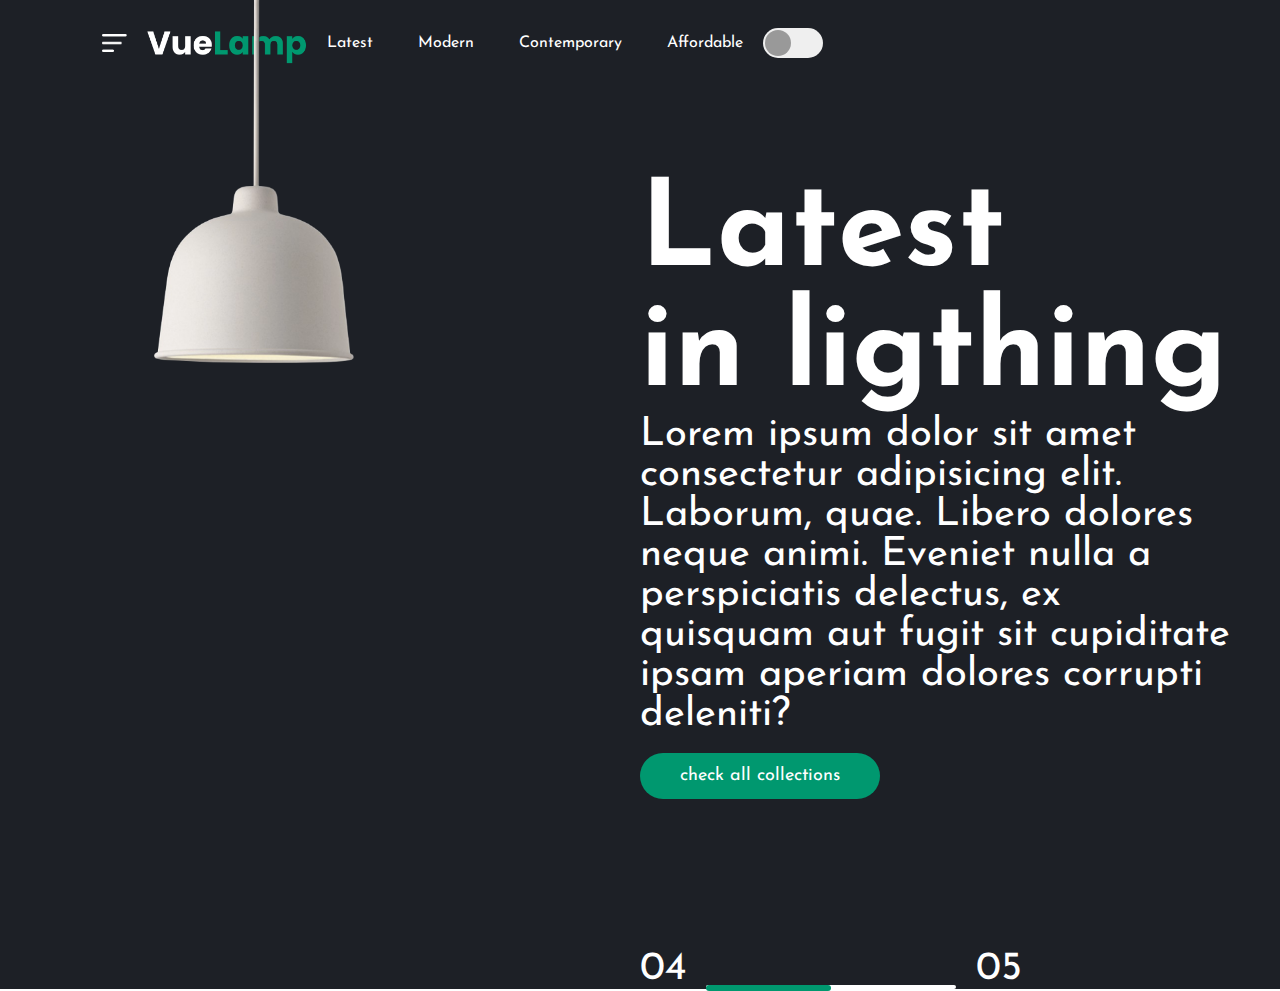
<file: index.html>
<!DOCTYPE html>
<html lang="en">
<head>
    <meta charset="UTF-8">
    <meta http-equiv="X-UA-Compatible" content="IE=edge">
    <meta name="viewport" content="width=device-width, initial-scale=1.0">
    <title>modern landing webpages</title>
    <link rel="stylesheet" href="style.css">
    <link href="https://fonts.googleapis.com/css2?family=Josefin+Sans:wght@100&display=swap" rel="stylesheet">
    
</head>
<body>
 <div class="hero">
    <nav>
        <img src="images/menu.png" class="menu-img">
        <img src="images/logo.png" class="logo">
        <ul>
            <li><a href="">Latest</a></li>
            <li><a href="">Modern</a></li>
            <li><a href="">Contemporary</a></li>
            <li><a href="">Affordable</a></li>
        </ul>
        <button type="button" onclick="toggleBtn()" id="btn"><span></span></button>
    </nav>


    <div class="lamp-container">
        <img src="images/lamp.png" class="lamp">
        <img src="images/light.png" class="light" id="light">
    </div>

    <div class="text-container">
        <h1>Latest<br> in ligthing</h1>
        <p>Lorem ipsum dolor sit amet consectetur adipisicing elit. Laborum, quae. Libero dolores neque animi. Eveniet nulla a perspiciatis delectus, ex quisquam aut fugit sit cupiditate ipsam aperiam dolores corrupti deleniti?</p>
        <a href="">check all collections</a>
        <div class="control">
            <p>04</p>
            <div class="line"><span></span></div>
            <p>05</p>
        </div>
    
    </div>
</div>

<script>
    var btn=document.getElementById("btn");
    var light= document.getElementById("light");
    function toggleBtn(){
        btn.classList.toggle("active");
        light.classList.toggle("on")
    }
</script>
</body>
</html>
</file>
<file: style.css>
*{
	margin: 0;
	padding:0;
	font-family:  'Josefin Sans',  sans-serif;
	box-sizing: border-box;
}
.hero{
	background:#1d2026;
	min-height: 100vh;
	width:100%;
	color: white;
	position :relative;
}
nav{
	display: flex;
	align-items: center;
	padding:20px 8%;
}

nav .menu-img{
	width:25px;
	margin-right:20px;
	cursor:pointer;
}

nav .logo{
	width: 160px;
	cursor:pointer;
}

nav .ul{
	flex: 1;
	text-align: right;
}

nav ul li{
	display:inline-block;
	list-style: none;
	margin:0 20px;
}
nav ul li a{
	text-decoration: none;
	color:white;
}

button{
     background-color:#efefef ;
	 height: 30px;
	 width: 60px;
	 border-radius: 20px;
	 border:0;
	 outline:0;
	 cursor: pointer;
	 transition: background 0.5s ;
}

button span{
    display:block;
    background: #999;
	height: 26px;
	width:26px;
	border-radius: 50%;
	margin-left: 2px;
	transition: background 0.5s, margin-left 0.5s ;
}
.lamp-container{
	position: absolute;
	top: -20px;
	left:12%;
	width:200px;
}
.lamp{
	width:100%;
}

.light{
	position:absolute;
	top:97%;
	left:50%;
	margin-left: -10px;
	transform:translateX(-50%) ;
	width:700px;
	opacity:0;
	transition: opacity 0.5s;
}
.text-container{
	max-width: 600px;
	margin-top:7% ;
	margin-left: 50%;
}

.text-container {
	font-size: 60px;
	font-weight: 400;
}
.text-container p{
     font-size:40px ;
}

.text-container a{
	text-decoration: none;
	background: #00986f;
	padding:14px 40px;
	display: inline-block;
	color: white;
	font-size: 18px;
	margin-top: 30;
	border-radius:30px ;
}
.control{
	display: flex;
	align-items: flex-end;
	margin-top: 150px;

}

.line{
	width:250px;
	height:4px;
	background:#fff;
	margin:0 20px;
	border-radius: 2px;
}
.control .line span{
	width:50%;
	height: 6px;
	margin-top: 0px;
	border-radius: 4px;
	background-color:#00986f ;
	display:block;
}
.active{
	background: #00986f;
}

.active span{
	background:#00986f;
	margin-left:31px ;

}

.on{
	opacity: 1;
}
</file>
